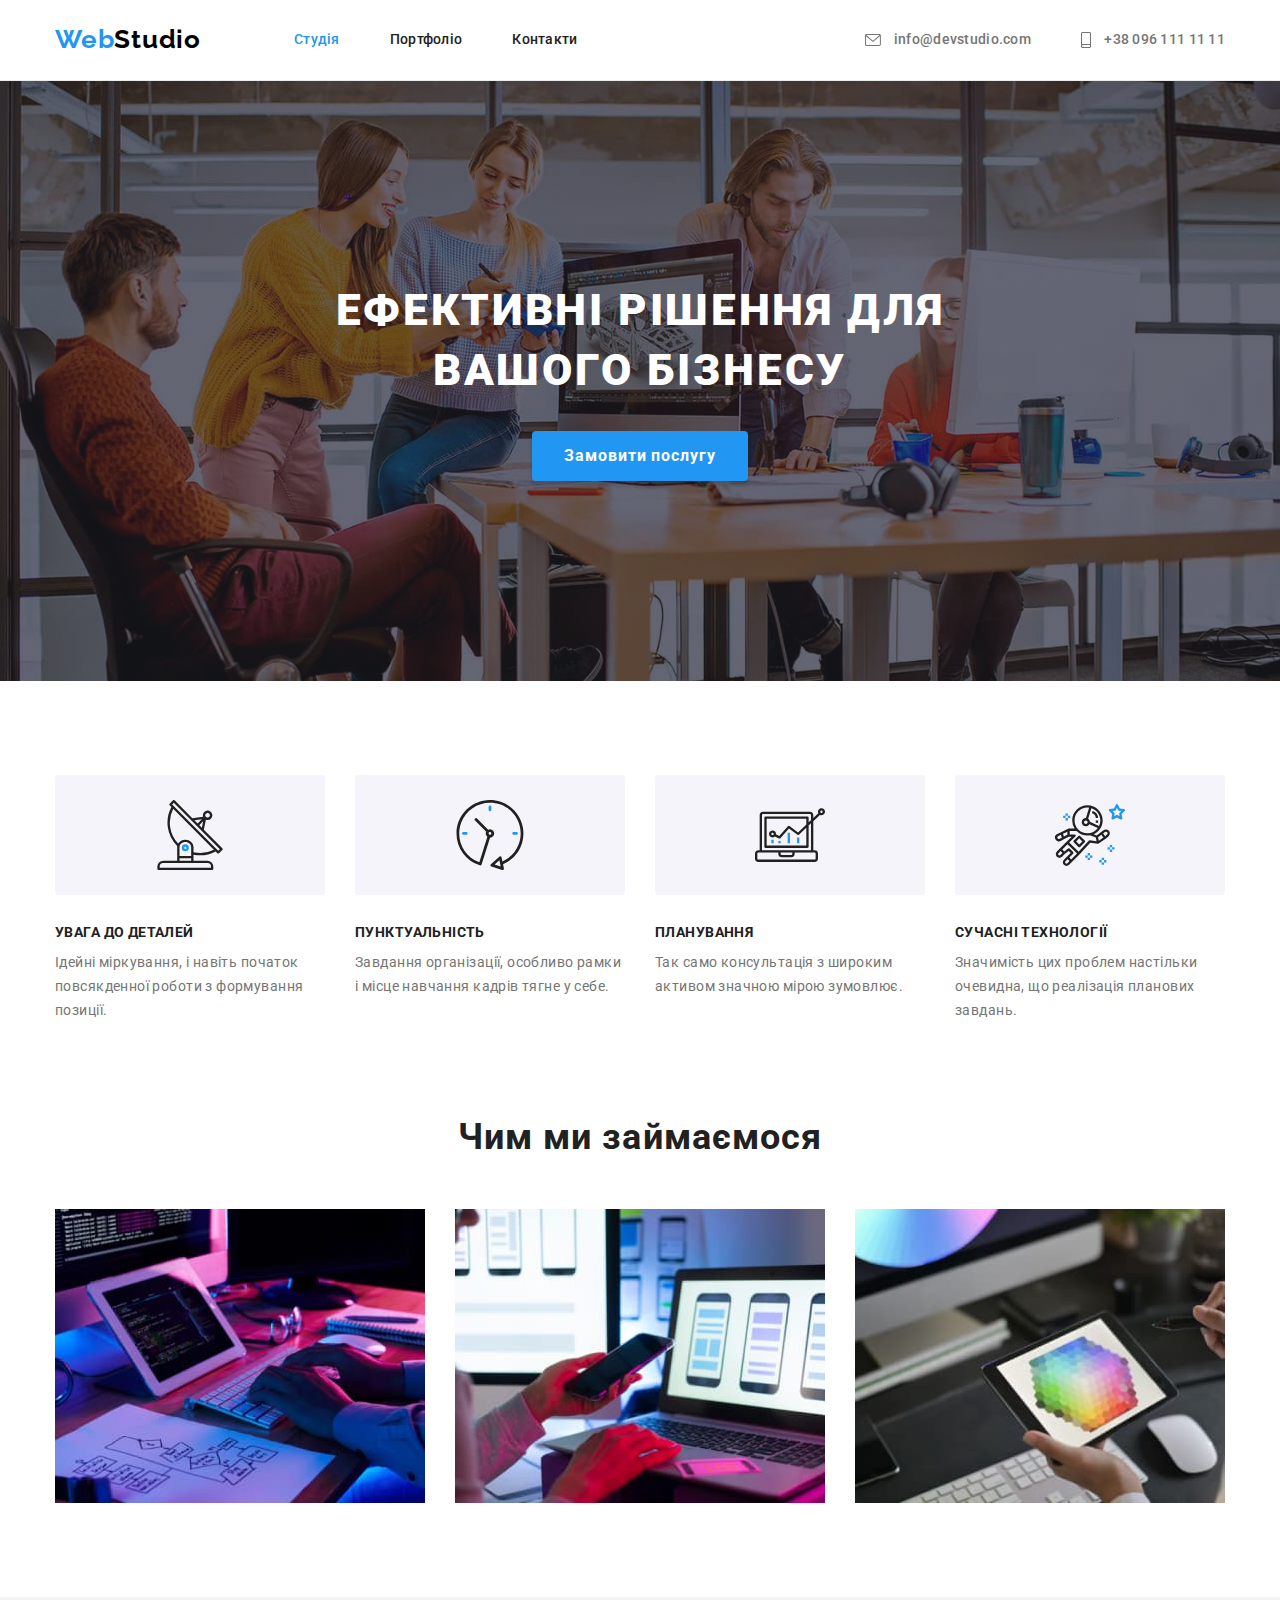
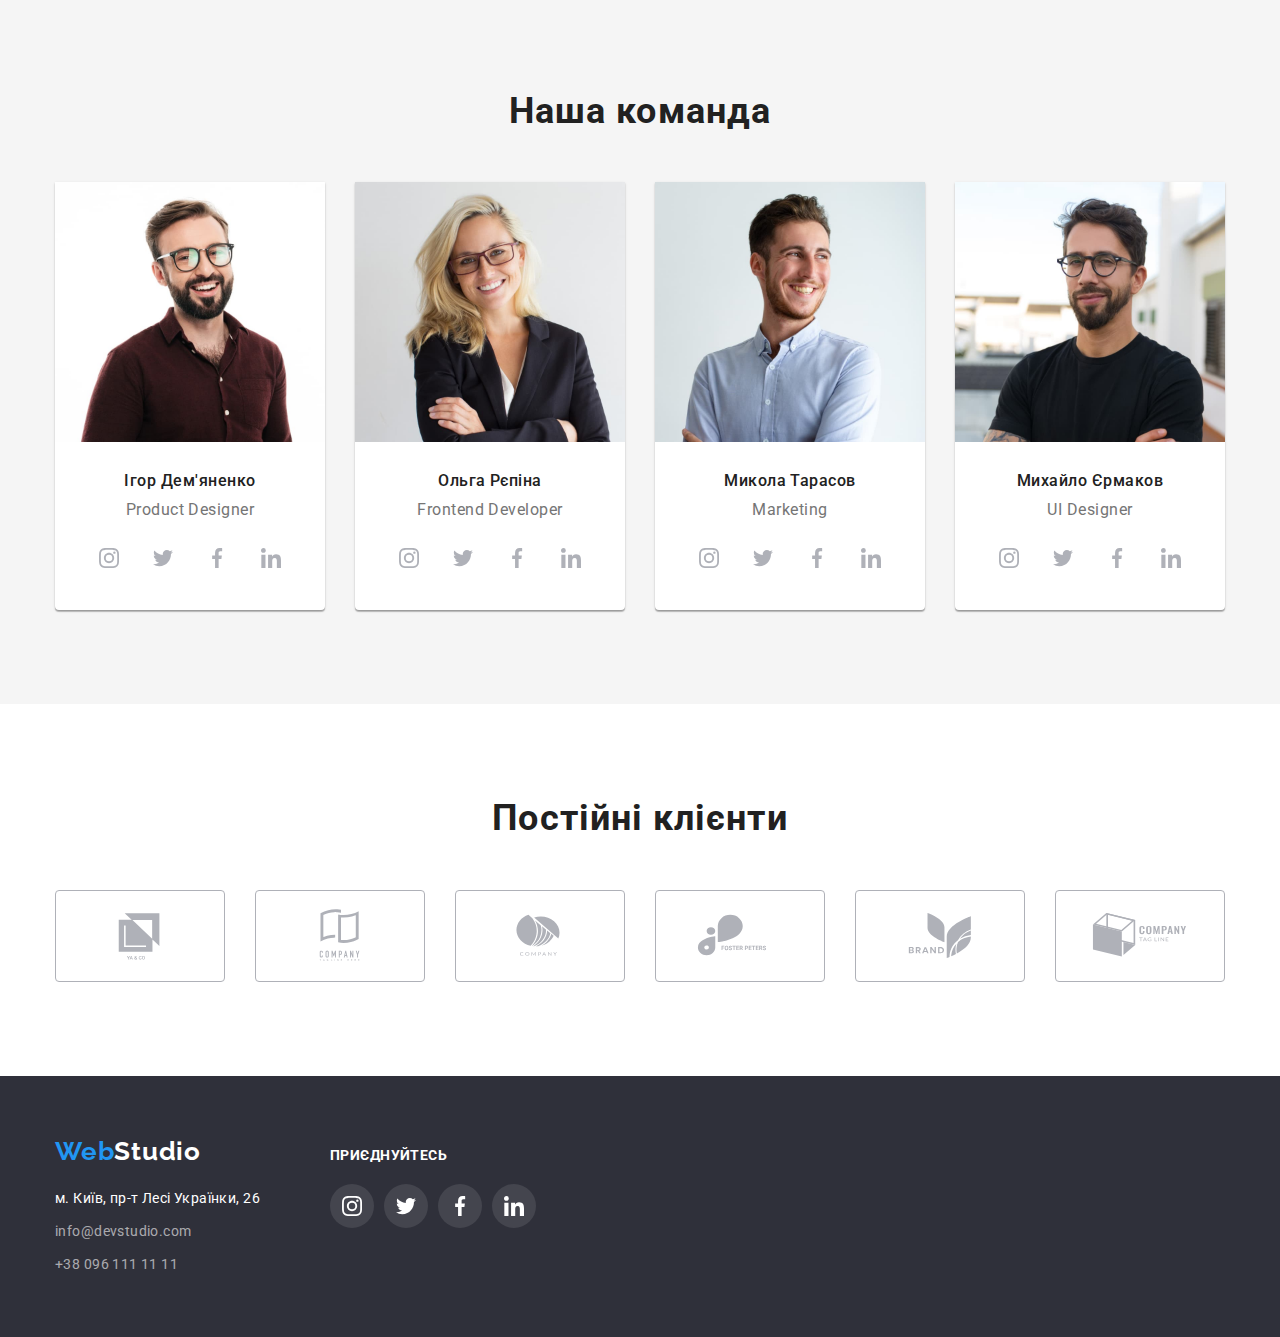
<file: index.html>
<!DOCTYPE html>
<html lang="uk">
<head>
<meta charset="UTF-8" />
<meta http-equiv="X-UA-Compatible" content="IE=edge" />
<meta name="viewport" content="width=device-width, initial-scale=1.0" />
<title>Студія</title>
<link rel="preconnect" href="https://fonts.googleapis.com" />
<link rel="preconnect" href="https://fonts.gstatic.com" crossorigin />
<link href="https://fonts.googleapis.com/css2?family=Raleway:wght@700&family=Roboto:wght@400;500;700;900&display=swap"
    rel="stylesheet" />
<link rel="stylesheet" href="https://cdn.jsdelivr.net/npm/modern-normalize@1.1.0/modern-normalize.min.css" />
    <link rel="stylesheet" href="./css/styles.css"/>
</head>

<body>
    <header class="page-header">
    <div class="container page-header-container">
        <nav class="page-nav">
            <a class="logo logo-header" href="/">Web<span class="logo-beginning">Studio</span> </a>
            <ul class="list-nav">
                <li class="nav-item">
                    <a href="./index.html" class="list-nav-item item current">Студія</a>
                </li>
                <li class="nav-item">
                    <a href="./portfolio.html" class="list-nav-item item">Портфоліо</a>
                </li>
                <li class="nav-item">
                    <a href="" class="list-nav-item item">Контакти</a>
                </li>
            </ul>
        </nav>
            <ul class="list-contacts list">
                <li class="nav-item">
                    <a href="mailto:info@devstudio.com" class="list-contacts-item item">
                        <svg class="icon-contacts" width="16" height="12">
                            <use href="./images-01/icons.svg#icon-mail"></use>
                        </svg>
                        info@devstudio.com</a>
                </li>
                <li class="nav-item">
                    <a href="tel:+380961111111" class="list-contacts-item item">
                        <svg class="icon-contacts" width="10" height="16">
                            <use href="./images-01/icons.svg#icon-smartphone"></use>
                        </svg>
                        +38 096 111 11 11
                    </a>
                </li>
            </ul>
        </div>
    </header>
    <main id="Студія">
        <section class="hero">
            <div class="conteiner">
                <h1 class="hero-title">Ефективні рішення для вашого бізнесу</h1>
                <button type="button" class="hero-btn">Замовити послугу</button>
            </div>
        </section>
        <section class="section">
            <div class="container advantage">
                <h2 class="visually-hidden">Наші особливості</h2>
                <ul class="advantages-list">
                    <li class="advantage-item">
                        <div class="bcg-icon-advantage">
                            <svg class="icon-advantage" width="70" height="70">
                                <use href="./images-01/icons.svg#icon-antenna"></use>
                            </svg>
                        </div>
                        <h3 class="advantage-title">Увага до деталей</h3>
                        <p class="advantage-text">
                            Ідейні міркування, і навіть початок повсякденної роботи з
                            формування позиції.
                        </p>
                    </li>
                    <li class="advantage-item">
                        <div class="bcg-icon-advantage">
                            <svg class="icon-advantage" width="70" height="70">
                                <use href="./images-01/icons.svg#icon-clock"></use>
                            </svg>
                        </div>
                        <h3 class="advantage-title">Пунктуальність</h3>
                        <p class="advantage-text">
                            Завдання організації, особливо рамки і місце навчання кадрів
                            тягне у себе.
                        </p>
                    </li>
                    <li class="advantage-item">
                        <div class="bcg-icon-advantage">
                            <svg class="icon-advantage" width="70" height="70">
                                <use href="./images-01/icons.svg#icon-diagram"></use>
                            </svg>
                        </div>
                        <h3 class="advantage-title">Планування</h3>
                        <p class="advantage-text">
                            Так само консультація з широким активом значною мірою зумовлює.
                        </p>
                    </li>
                    <li class="advantage-item">
                        <div class="bcg-icon-advantage">
                            <svg class="icon-advantage" width="70" height="70">
                                <use href="./images-01/icons.svg#icon-astronaut"></use>
                            </svg>
                        </div>
                        <h3 class="advantage-title">Сучасні технології</h3>
                        <p class="advantage-text">
                            Значимість цих проблем настільки очевидна, що реалізація
                            планових завдань.
                        </p>
                    </li>
                </ul>
            </div>
        </section>
    
        <section class="section creation">
            <div class="container">
                <h2 class="title">Чим ми займаємося</h2>
                <ul class="creation-list">
                    <li class="creation-list-item">
                        <img src="./images-01/sec-1-1.jpg" alt="Створення десктопних програм" width="370" height="294"
                        class=""></li>
                <li class="creation-list-item">
                    <img src="./images-01/sec-1-2.jpg" alt="Створення мобільних програм" width="370" height="294"
                        class=""></li>
                <li class="creation-list-item">
                    <img src="./images-01/sec-1-3.jpg" alt="Створення дизайнерських рішень" width="370" height="294"
                        class=""></li>
                
                </ul>
            </div>
        </section>
    
        <section class="section team">
            <div class="container">
                <h2 class="title">Наша команда</h2>
                <ul class="team-list">
                <li class="team-list-item">
                    <img src="./images-01/img(5)(1).jpg" alt="" width="270" height="260" />
                    <div class="team-info">
                    <h3 class="team-worker">Ігор Дем'яненко</h3>
                    <p lang="en" class="team-jobs">Product Designer</p>
                    <ul class="team-social-list">
                        <li class="social-list-item">
                            <a lang="en" href="" class="social-list-link">
                                <svg aria-label="icon-instagram" class="social-list-icon" width="20" height="20">
                                    <use href="./images-01/icons.svg#icon-instagram"></use>
                                </svg>
                            </a>
                        </li>
                        <li class="social-list-item">
                            <a lang="en" href="" class="social-list-link">
                                <svg aria-label="icon-twitter" class="social-list-icon" width="20" height="20">
                                    <use href="./images-01/icons.svg#icon-twitter"></use>
                                </svg>
                            </a>
                        </li>
                        <li class="social-list-item">
                            <a lang="en" href="" class="social-list-link">
                                <svg aria-label="icon-facebook" class="social-list-icon" width="20" height="20">
                                    <use href="./images-01/icons.svg#icon-facebook"></use>
                                </svg>
                            </a>
                        </li>
                        <li class="social-list-item">
                            <a lang="en" href="" class="social-list-link">
                                <svg aria-label="icon-linkedin" class="social-list-icon" width="20" height="20">
                                    <use href="./images-01/icons.svg#icon-linkedin"></use>
                                </svg>
                            </a>
                        </li>
                    </ul>
                    </div>
                </il>
                <li class="team-list-item">
                    <img src="./images-01/img(6)(1).jpg" alt="" width="270" height="260" />
                    <div class="team-info">
                    <h3 class="team-worker">Ольга Рєпіна</h3>
                    <p lang="en" class="team-jobs">Frontend Developer</p>
                    <ul class="team-social-list">
                        <li class="social-list-item">
                            <a lang="en" href="" class="social-list-link">
                                <svg aria-label="icon-instagram" class="social-list-icon" width="20" height="20">
                                    <use href="./images-01/icons.svg#icon-instagram"></use>
                                </svg>
                            </a>
                        </li>
                        <li class="social-list-item">
                            <a lang="en" href="" class="social-list-link">
                                <svg aria-label="icon-twitter" class="social-list-icon" width="20" height="20">
                                    <use href="./images-01/icons.svg#icon-twitter"></use>
                                </svg>
                            </a>
                        </li>
                        <li class="social-list-item">
                            <a lang="en" href="" class="social-list-link">
                                <svg aria-label="icon-facebook" class="social-list-icon" width="20" height="20">
                                    <use href="./images-01/icons.svg#icon-facebook"></use>
                                </svg>
                            </a>
                        </li>
                        <li class="social-list-item">
                            <a lang="en" href="" class="social-list-link">
                                <svg aria-label="icon-linkedin" class="social-list-icon" width="20" height="20">
                                    <use href="./images-01/icons.svg#icon-linkedin"></use>
                                </svg>
                            </a>
                        </li>
                    </ul>
                    </div>
                </il>
                <li class="team-list-item">
                    <img src="./images-01/img(7)(1).jpg" alt="" width="270" height="260" />
                    <div class="team-info">
                    <h3 class="team-worker">Микола Тарасов</h3>
                    <p lang="en" class="team-jobs">Marketing</p>
                    <ul class="team-social-list">
                        <li class="social-list-item">
                            <a lang="en" href="" class="social-list-link">
                                <svg aria-label="icon-instagram" class="social-list-icon" width="20" height="20">
                                    <use href="./images-01/icons.svg#icon-instagram"></use>
                                </svg>
                            </a>
                        </li>
                        <li class="social-list-item">
                            <a lang="en" href="" class="social-list-link">
                                <svg aria-label="icon-twitter" class="social-list-icon" width="20" height="20">
                                    <use href="./images-01/icons.svg#icon-twitter"></use>
                                </svg>
                            </a>
                        </li>
                        <li class="social-list-item">
                            <a lang="en" href="" class="social-list-link">
                                <svg aria-label="icon-facebook" class="social-list-icon" width="20" height="20">
                                    <use href="./images-01/icons.svg#icon-facebook"></use>
                                </svg>
                            </a>
                        </li>
                        <li class="social-list-item">
                            <a lang="en" href="" class="social-list-link">
                                <svg aria-label="icon-linkedin" class="social-list-icon" width="20" height="20">
                                    <use href="./images-01/icons.svg#icon-linkedin"></use>
                                </svg>
                            </a>
                        </li>
                    </ul>
                    </div>
                </il>
                <li class="team-list-item">
                    <img src="./images-01/img(8)(1).jpg" alt="" width="270" height="260" />
                    <div class="team-info">
                    <h3 class="team-worker">Михайло Єрмаков</h3>
                    <p lang="en" class="team-jobs">UI Designer</p>
                    <ul class="team-social-list">
                        <li class="social-list-item">
                            <a lang="en" href="" class="social-list-link">
                                <svg aria-label="icon-instagram" class="social-list-icon" width="20" height="20">
                                    <use href="./images-01/icons.svg#icon-instagram"></use>
                                </svg>
                            </a>
                        </li>
                        <li class="social-list-item">
                            <a lang="en" href="" class="social-list-link">
                                <svg aria-label="icon-twitter" class="social-list-icon" width="20" height="20">
                                    <use href="./images-01/icons.svg#icon-twitter"></use>
                                </svg>
                            </a>
                        </li>
                        <li class="social-list-item">
                            <a lang="en" href="" class="social-list-link">
                                <svg aria-label="icon-facebook" class="social-list-icon" width="20" height="20">
                                    <use href="./images-01/icons.svg#icon-facebook"></use>
                                </svg>
                            </a>
                        </li>
                        <li class="social-list-item">
                            <a lang="en" href="" class="social-list-link">
                                <svg aria-label="icon-linkedin" class="social-list-icon" width="20" height="20">
                                    <use href="./images-01/icons.svg#icon-linkedin"></use>
                                </svg>
                            </a>
                        </li>
                    </ul>
                    </div>
                </il>
            </ul>
            </div>
        </section>
        <section class="section customers">
            <div class="container">
                <h2 class="title">Постійні клієнти</h2>
                <ul class="customers-list">
                    <li class="customers-list-item">
                        <a class="customers-link" href="">
                            <svg class="icon-customers" width="106" height="60">
                                <use href="./images-01/icons.svg#icon-first-company"></use>
                            </svg>
                        </a>
                    </li>
                    <li class="customers-list-item">
                        <a class="customers-link" href="">
                            <svg class="icon-customers" width="106" height="60">
                                <use href="./images-01/icons.svg#icon-second-company"></use>
                            </svg>
                        </a>
                    </li>
                    <li class="customers-list-item">
                        <a class="customers-link" href="">
                            <svg class="icon-customers" width="106" height="60">
                                <use href="./images-01/icons.svg#icon-third-company"></use>
                            </svg>
                        </a>
                    </li>
                    <li class="customers-list-item">
                        <a class="customers-link" href="">
                            <svg class="icon-customers" width="106" height="60">
                                <use href="./images-01/icons.svg#icon-fourth-company"></use>
                            </svg>
                        </a>
                    </li>
                    <li class="customers-list-item">
                        <a class="customers-link" href="">
                            <svg class="icon-customers" width="106" height="60">
                                <use href="./images-01/icons.svg#icon-fifth-company"></use>
                            </svg>
                        </a>
                    </li>
                    <li class="customers-list-item">
                        <a class="customers-link" href="">
                            <svg class="icon-customers" width="106" height="60">
                                <use href="./images-01/icons.svg#icon-sixth-company"></use>
                            </svg>
                        </a>
                    </li>
                </ul>
            </div>
        </section>
    </main>
    <footer class="end">
        <div class="container footer">
            <address class="footer-address">
                <a class="logo logo-footer" href="./index.html">Web<span class="logo-end">Studio</span>
                </a>
                <ul class="end-list">
                    <li class="end-item">
                    <a href="https://goo.gl/maps/i76kAnxAng7i5AZp6" target="_blank" rel="noopener noreferrer nofollow"
                        class="end-list-item  item maps">м. Київ, пр-т Лесі Українки, 26</a>
                </li>
                <li class="end-item">
                    <a href="mailto:info@devstudio.com" class="end-list-item item">info@devstudio.com</a>
                </li>
                <li class="end-item">
                    <a href="tel:+380961111111" class="end-list-item item">+38 096 111 11 11</a>
                </li>
            </ul>
        </address>
        <div class="footer-social">
            <p class="footer-text-social">приєднуйтесь</p>
            <ul class="footer-social-list">
                <li class="footer-social-list-item">
                    <a lang="en" href="" class=" social-list-link footer-social-list-link">
                        <svg aria-label="icon-instagram" class="footer-social-list-icon" width="20" height="20">
                            <use href="./images-01/icons.svg#icon-instagram"></use>
                        </svg>
                    </a>
                </li>
                <li class="footer-social-list-item">
                    <a lang="en" href="" class="social-list-link footer-social-list-link">
                        <svg aria-label="icon-twitter" class="footer-social-list-icon" width="20" height="20">
                            <use href="./images-01/icons.svg#icon-twitter"></use>
                        </svg>
                    </a>
                </li>
                <li class="footer-social-list-item">
                    <a lang="en" href="" class="social-list-link footer-social-list-link">
                        <svg aria-label="icon-facebook" class="footer-social-list-icon" width="20" height="20">
                            <use href="./images-01/icons.svg#icon-facebook"></use>
                        </svg>
                    </a>
                </li>
                <li class="footer-social-list-item">
                    <a lang="en" href="" class="social-list-link footer-social-list-link">
                        <svg aria-label="icon-linkedin" class="footer-social-list-icon" width="20" height="20">
                            <use href="./images-01/icons.svg#icon-linkedin"></use>
                        </svg>
                    </a>
                </li>
            </ul>
        </div>
        </div>
    </footer>
    
    </body>
    
    </html>
</file>
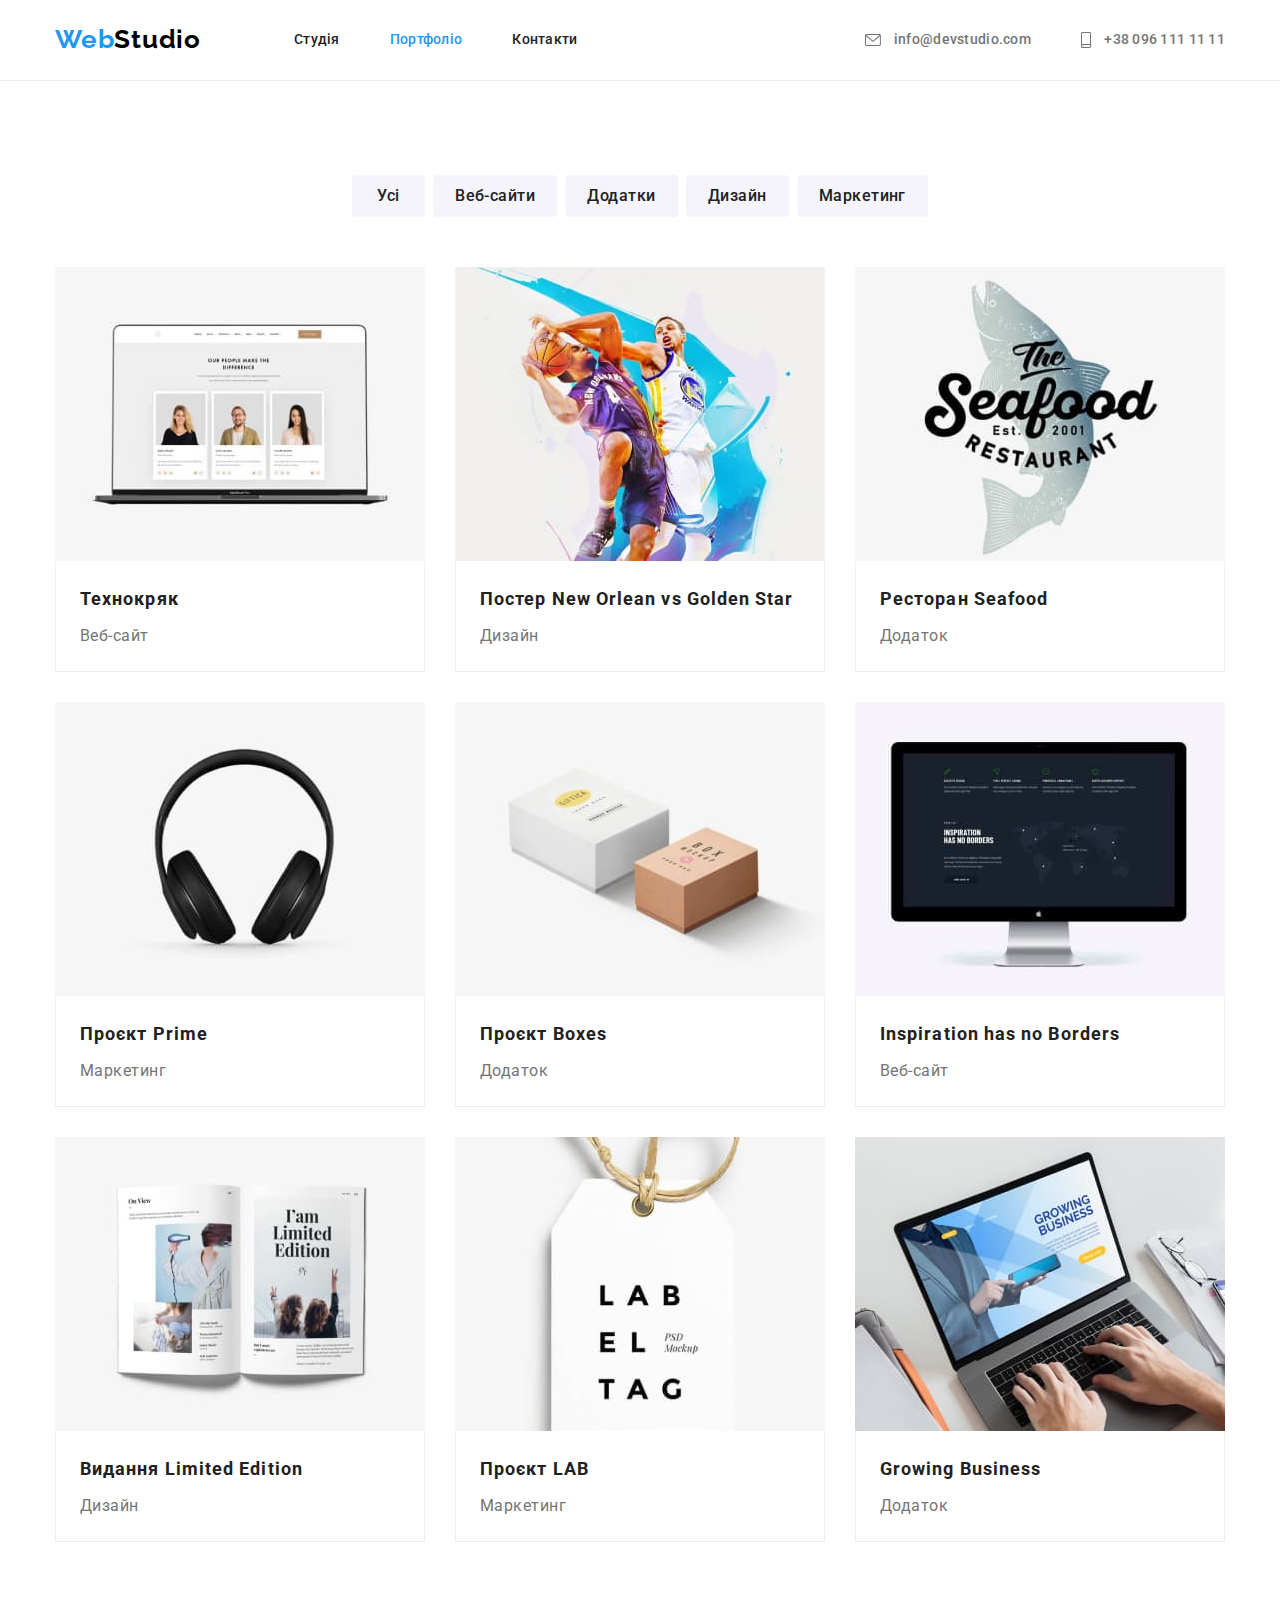
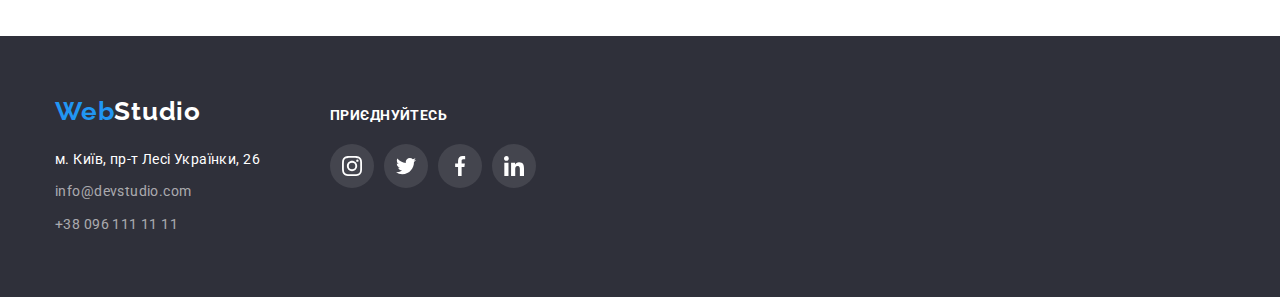
<file: portfolio.html>
<!DOCTYPE html>
<html lang="uk">
<head>
    <meta charset="UTF-8" />
    <meta http-equiv="X-UA-Compatible" content="IE=edge" />
    <meta name="viewport" content="width=device-width, initial-scale=1.0" />
    <title>Портфоліо</title>
    <link rel="preconnect" href="https://fonts.googleapis.com" />
    <link rel="preconnect" href="https://fonts.gstatic.com" crossorigin />
    <link href="https://fonts.googleapis.com/css2?family=Raleway:wght@700&family=Roboto:wght@400;500;700;900&display=swap"
        rel="stylesheet" />
    <link rel="stylesheet" href="https://cdn.jsdelivr.net/npm/modern-normalize@1.1.0/modern-normalize.min.css" />
    <link rel="stylesheet" href="./css/styles.css" />
</head>

<body>
    <header class="page-header">
        <div class="container page-header-container">
            <nav class="page-nav">
                <a class="logo logo-header" href="./index.html">Web<span class="logo-beginning">Studio</span></a>
            <ul class="list-nav list">
                <li class="nav-item">
                    <a href="./index.html" class="list-nav-item item">Студія</a>
                </li>
                <li class="nav-item">
                    <a href="./portfolio.html" class="list-nav-item item current">Портфоліо</a>
                </li>
                <li class="nav-item">
                    <a href="" class="list-nav-item item">Контакти</a>
                </li>
            </ul>
        </nav>
        <ul class="list-contacts list">
            <li class="nav-item">
                <a href="mailto:info@devstudio.com" class="list-contacts-item item">
                    <svg class="icon-contacts" width="16" height="12">
                        <use href="./images-01/icons.svg#icon-mail"></use>
                    </svg>
                    info@devstudio.com</a>
            </li>
            <li class="nav-item">
                <a href="tel:+380961111111" class="list-contacts-item item">
                    <svg class="icon-contacts" width="10" height="16">
                        <use href="./images-01/icons.svg#icon-smartphone"></use>
                    </svg>
                    +38 096 111 11 11
                </a>
            </li>
        </ul>
        </div>
    </header>
    <main>
        <section class="section">
            <div class="container">
                <h1 class="visually-hidden">Портфоліо</h1>
                <ul class="filter list">
                <li><button type="button" class="filter-btn">Усі</button></li>
                <li><button type="button" class="filter-btn">Веб-сайти</button></li>
                <li><button type="button" class="filter-btn">Додатки</button></li>
                <li><button type="button" class="filter-btn">Дизайн</button></li>
                <li><button type="button" class="filter-btn">Маркетинг</button></li>
            </ul>

            <ul class="project-list list">
                <li class="project-item">
                    <a class="project-card item" href="">
                    <img src="./images-02/21.jpg" alt="Ноут" width="370" height="294" top="262" left="215">
                    <div class="card">
                        <h2 class="project-title">Технокряк</h2>
                        <p class="project-text">Веб-сайт</p>
                    </div>
                    </a>
                </li>
                <li class="project-item">
                    <a class="project-card item" href="">
                    <img src="./images-02/22.jpg" alt="Баскетболісти" width="370" height="294" top="262" left="615">
                    <div class="card">
                        <h2 class="project-title">Постер New Orlean vs Golden Star</h2>
                        <p class="project-text">Дизайн</p>
                    </div>
                    </a>
                    </li>
                </li>
                <li class="project-item">
                    <a class="project-card item" href="">
                    <img src="./images-02/23.jpg" alt="Логотип ресторану" width="370" height="294" top="262" left="1015">
                    <div class="card">
                        <h2 class="project-title">Ресторан Seafood</h2>
                        <p class="project-text">Додаток</p>
                    </div>
                    </a>
                    </li>
                </li>
                <li class="project-item">
                    <a class="project-card item" href="">
                    <img src="./images-02/24.jpg" alt="Навушники" width="370" height="294" top="696" left="215">
                    <div class="card">
                        <h2 class="project-title">Проєкт Prime</h2>
                        <p class="project-text">Маркетинг</p>
                    </div>
                    </a>
                    </li>
                </li>
                <li class="project-item">
                    <a class="project-card item" href="">
                    <img src="./images-02/25.jpg" alt="Дві коробки" width="370" height="294" top="696" left="615">
                    <div class="card">
                        <h2 class="project-title">Проєкт Boxes</h2>
                        <p class="project-text">Додаток</p>
                    </div>
                    </a>
                    </li>
                </li>
                <li class="project-item">
                    <a class="project-card item" href="">
                    <img src="./images-02/26.jpg" alt="Монітор ПК" width="370" height="294" top="696" left="1015">
                    <div class="card">
                        <h2 class="project-title">Inspiration has no Borders</h2>
                        <p class="project-text">Веб-сайт</p>
                    </div>
                    </a>
                    </li>
                </li>
                <li class="project-item">
                    <a class="project-card item" href="">
                    <img src="./images-02/27.jpg" alt="Журнал" width="370" height="294" top="1130" left="215">
                    <div class="card">
                        <h2 class="project-title">Видання Limited Edition</h2>
                        <p class="project-text">Дизайн</p>
                    </div>
                    </a>
                    </li>
                </li>
                <li class="project-item">
                    <a class="project-card item" href="">
                    <img src="./images-02/28.jpg" alt="Етикетка" width="370" height="294" top="1130" left="615">
                    <div class="card">
                        <h2 class="project-title">Проєкт LAB</h2>
                        <p class="project-text">Маркетинг</p>
                    </div>
                    </a>
                    </li>
                </li>
                <li class="project-item">
                    <a class="project-card item" href="">
                    <img src="./images-02/29.jpg" alt="Ноутбук" width="370" height="294" top="1130" left="1015">
                    <div class="card">
                        <h2 class="project-title">Growing Business</h2>
                        <p class="project-text">Додаток</p>
                    </div>
                    </a>
                    </li>
                </li>
            </ul>
            </div>
        </section>
    </main>
    <footer class="end">
    
        <div class="container footer">
            <address class="footer-address">
                <a class="logo logo-footer" href="./index.html">Web<span class="logo-end">Studio</span></a>
            <ul class="end-list list">
                <li class="end-item">
                    <a href="https://goo.gl/maps/i76kAnxAng7i5AZp6" target="_blank" rel="noopener noreferrer nofollow"
                        class="end-list-item item maps">м. Київ, пр-т Лесі Українки, 26</a>
                </li>
                <li class="end-item">
                    <a href="mailto:info@devstudio.com" class="end-list-item item">info@devstudio.com</a>
                </li>
                <li class="end-item">
                    <a href="tel:+380961111111" class="end-list-item item">+38 096 111 11 11</a>
                </li>
            </ul>
        </address>
        <div class="footer-social">
            <p class="footer-text-social">приєднуйтесь</p>
            <ul class="footer-social-list">
                <li class="footer-social-list-item">
                    <a lang="en" href="" class=" social-list-link footer-social-list-link">
                        <svg aria-label="icon-instagram" class="footer-social-list-icon" width="20" height="20">
                            <use href="./images-01/icons.svg#icon-instagram"></use>
                        </svg>
                    </a>
                </li>
                <li class="footer-social-list-item">
                    <a lang="en" href="" class="social-list-link footer-social-list-link">
                        <svg aria-label="icon-twitter" class="footer-social-list-icon" width="20" height="20">
                            <use href="./images-01/icons.svg#icon-twitter"></use>
                        </svg>
                    </a>
                </li>
                <li class="footer-social-list-item">
                    <a lang="en" href="" class="social-list-link footer-social-list-link">
                        <svg aria-label="icon-facebook" class="footer-social-list-icon" width="20" height="20">
                            <use href="./images-01/icons.svg#icon-facebook"></use>
                        </svg>
                    </a>
                </li>
                <li class="footer-social-list-item">
                    <a lang="en" href="" class="social-list-link footer-social-list-link">
                        <svg aria-label="icon-linkedin" class="footer-social-list-icon" width="20" height="20">
                            <use href="./images-01/icons.svg#icon-linkedin"></use>
                        </svg>
                    </a>
                </li>
            </ul>
        </div>
        </div>
    </footer>
</body>

</html>
</file>
<file: css/styles.css>
:root {
    --accent-color: #2196F3;
    --primari-text-color-teme-dark: #ffffff;
    --secondary-text-color-teme-dark: rgba(255, 255, 255, 0.6);
    --primari-text-color-teme-light: #757575;
    --secondary-text-color-teme-light: #212121;
    --fon-teme-dark: #2F303A;
    --fon-teme-light: #F5F5F5;
    --color-logo-header: #000;
    --color-logo-footer: #fff;
    --color-btn-active: #188CE8;
    --color-btn: #F5F4FA;
    --color-boody: #ffffff;
    --color-solid: #ECECEC;

}

h1,
h2,
h3,
p {
    margin-top: 0;
    margin-bottom: 0;
}

ul {
    margin-top: 0;
    margin-bottom: 0;
    padding-left: 0;
    list-style: none;
}

img {
    display: block;
    min-width: 100%;
    height: auto;
}


body {
    font-family: 'Roboto', sans-serif;
        background-color: var(--color-boody);
        color: var(--primari-text-color-teme-light);
        font-weight: var(--normal-font-weding);
}
        .container {
            width: 1200px;
            margin-left: auto;
            margin-right: auto;
            padding-left: 15px;
            padding-right: 15px;
        }

/* HEADER */


.page-header {
        border-bottom: 1px solid #ECECEC;
    }

.logo {
    font-family: 'Raleway', sans-serif;
    font-weight: 700;
    font-size: 26px;
    line-height: 1.2;
    letter-spacing: 0.03em;
    color: var(--accent-color);
    text-decoration: none;

}

.logo-header {
    margin-right: 93px;
}

.logo-beginning {
    color: var(--color-logo-header);
}

.item {
    text-decoration: none;
}
.logo-header,
.list-nav-item,
.list-contacts-item {
    padding-top: 24px;
    padding-bottom: 25px;
}

.page-nav,
.page-header-container,
.list-nav,
.list-contacts {
    display: flex;
    align-items: center;
}

.page-header-container,
.list-nav,
.list-contacts {
    column-gap: 50px;
}

.icon-contacts {
    margin-right: 10px;
    fill: currentColor;
    vertical-align: middle;
}

.list-contacts {
    margin-left: auto;
}

.list-nav,
.list-contacts {
    font-weight: 500;
    font-size: 14px;
    line-height: 1.14;
    letter-spacing: 0.02em;
}

.list-nav-item {
    color: var(--secondary-text-color-teme-light);
}

.list-contacts-item {
    color: var(--primari-text-color-teme-light);
}

.list-nav-item:hover,
.list-nav-item:focus {
    color: var(--accent-color);
}

.list-contacts-item:hover,
.list-contacts-item:focus {
    color: var(--accent-color);

}

.list-nav .item.current {
    color: var(--accent-color);
}

/* HERO */
.hero {
    max-width: 1600px;
    height: 600px;
    margin-left: auto;
    margin-right: auto;
    padding-top: 200px;
    padding-bottom: 200px;
    background-color: #C4C4C4;
    text-align: center;
    background-image: linear-gradient(rgba(47, 48, 58, 0.4), rgba(47, 48, 58, 0.4)), url(../images-01/hero.jpg);
    background-repeat: no-repeat;
    background-position: center;
    background-size: cover;
}

.hero-title {
    margin-bottom: 30px;
    width: 700px;
    margin-left: auto;
    margin-right: auto;


    font-weight: 900;
    font-size: 44px;
    line-height: 1.36;
    letter-spacing: 0.06em;
    text-transform: uppercase;
    color: var(--primari-text-color-teme-dark);
}

.title {
    text-align: center;
    margin-bottom: 50px;
    font-weight: 700;
    font-size: 36px;
    line-height: 1.16;
    letter-spacing: 0.03em;
    color: var(--secondary-text-color-teme-light);
}

.hero-btn {
    padding-top: 10px;
    padding-bottom: 10px;
    padding-left: 32px;
    padding-right: 32px;


    font-weight: 700;
    font-size: 16px;
    line-height: 1.87;
    letter-spacing: 0.06em;
    cursor: pointer;
    background-color: var(--accent-color);
    color: var(--primari-text-color-teme-dark);
    border: 0;
    box-shadow: 0px 4px 4px rgba(0, 0, 0, 0.15);
    border-radius: 4px;
    border-color: transparent;


}

.hero-btn:hover,
.hero-btn:focus {
    background-color: var(--color-btn-active);
}

/*ADVANTAGES*/
.bcg-icon-advantage {
    display: flex;
    justify-content: center;
    align-items: center;
    height: 120px;
    background: #F5F4FA;
    border-radius: 4px;
    margin-bottom: 30px;
}

.icon-advantage {}

.section {
    padding-top: 94px;
    padding-bottom: 94px;
}

.advantages-list {
    display: flex;
}

.advantage-item {
    width: calc((100% - 90px) / 4);
    margin-right: 30px;
}

.advantage-item:nth-child(4n) {
    margin-right: 0;
}


.visually-hidden {
    position: absolute;
    white-space: nowrap;
    width: 1px;
    height: 1px;
    overflow: hidden;
    border: 0;
    padding: 0;
    clip: rect(0 0 0 0);
    clip-path: inset(50%);
    margin: -1px;
}

.advantage-title {
    margin-bottom: 10px;
    font-weight: 700;
    font-size: 14px;
    line-height: 1.14;
    letter-spacing: 0.03em;
    text-transform: uppercase;
    color: var(--secondary-text-color-teme-light);

}

.advantage-text {
    font-size: 14px;
    line-height: 1.71;
    letter-spacing: 0.03em;
}

/* CREATION */
.creation {
    padding-top: 0;
}

.creation-list {
    display: flex;
}

.creation-list-item {
    width: calc((100% - 60px) / 3);
    margin-right: 30px;
}

.creation-list-item:nth-child(3n) {
    margin-right: 0;
}


/* TEAM */
.team {
    text-align: center;
    background: #F5F5F5;

}

.team-list {
    display: flex;
    /* gap: 30px; */
}

.team-list-item {
    width: calc((100% - 90px) / 4);
    margin-right: 30px;
    background: #ffffff;
    box-shadow: 
    0px 1px 3px rgba(0, 0, 0, 0.12), 
    0px 1px 1px rgba(0, 0, 0, 0.14), 
    0px 2px 1px rgba(0, 0, 0, 0.2);
    border-radius: 
    0px 0px 4px 4px;
}

.team-list-item:nth-child(4n) {
    margin-right: 0;
}

.team-worker {
    margin-bottom: 10px;
    font-weight: 500;
    font-size: 16px;
    line-height: 1.18;
    letter-spacing: 0.03em;
    color: var(--secondary-text-color-teme-light);
}

.team-jobs {
    font-size: 16px;
    line-height: 1.18;
    letter-spacing: 0.03em;
    margin-bottom: 16px;
}

.team-info {
    padding-top: 30px;
    padding-right: 30px;
    padding-left: 30px;
    padding-bottom: 30px;
}

.team-social-list,
.footer-social-list {
    display: flex;
    justify-content: center;
    column-gap: 10px;
}

.social-list-link {
    display: flex;
    align-items: center;
    justify-content: center;
    width: 44px;
    height: 44px;
    border-radius: 50%;
    background-color: #ffffff;
}

.social-list-icon {
    fill: #AFB1B8;
}

.social-list-link:hover,
.social-list-link:focus {
    background-color: var(--accent-color);
}

.social-list-link:hover .social-list-icon,
.social-list-link:focus .social-list-icon {
    fill: #ffffff;
}

/*CUSTOMERS*/

.customers-list {
    display: flex;
}

.customers-list-item {
    width: calc((100% - 150px) / 6);
    margin-right: 30px;
}

.customers-link {
    display: flex;
    justify-content: center;
    align-items: center;
    height: 92px;
    border: 1px solid #AFB1B8;
    border-radius: 4px;
}

.customers-list-item:nth-child(6n) {
    margin-right: 0;
}

.customers-list > .icon-customers {
    display: flex;
    align-self: center;
    width: 170px;
    height: 92px;
    }

.icon-customers {
    fill: #AFB1B8;
}

.customers-link {
    border: 1px solid #AFB1B8;
    border-radius: 4px;
    }

.customers-link:hover,
.customers-link:focus {
    border-color: var(--accent-color);
}

.customers-link:hover .icon-customers,
.customers-link:focus .icon-customers {
    fill: var(--accent-color);
}
/* FOOTER */
address {
    font-style: normal;
    margin-right: 70px;
}

.end {
    padding-top: 60px;
    padding-bottom: 60px;
    background-color: var(--fon-teme-dark);
}

.logo-footer {
    display: inline-block;
    margin-bottom: 20px;
}

.logo-end {
    color: var(--color-logo-footer);
}


.end-list-item {
    font-size: 14px;
    line-height: 1.71;
    letter-spacing: 0.03em;
    color: var(--secondary-text-color-teme-dark);
}

.end-item:not(:last-child) {
    margin-bottom: 9px;
}

.end-list-item:hover,
.end-list-item:focus {
    color: var(--accent-color);
}

.maps {
    color: var(--primari-text-color-teme-dark);
}

.footer-social-list-link {
    background: rgba(255, 255, 255, 0.1);
}

.footer-social-list-icon {
    fill: #ffffff;
}

.footer-text-social {
    font-weight: 700;
    font-size: 14px;
    line-height: 1.14;
    letter-spacing: 0.03em;
    text-transform: uppercase;
    color: #FFFFFF;
    margin-bottom: 20px;

}

.footer {
    display: flex;
    align-items: baseline;
}

/* PORTFOLIO */

.filter {
    margin-bottom: 50px;
    display: flex;
    justify-content: center;
    column-gap: 8px;
}

.filter-btn {
    min-width: 73px;
    padding-top: 6px;
    padding-bottom: 6px;
    padding-left: 20px;
    padding-right: 20px;
    font-weight: 500;
    font-size: 16px;
    line-height: 1.62;
    letter-spacing: 0.03em;
    cursor: pointer;
    background-color: var(--color-btn);
    color: var(--secondary-text-color-teme-light);
    border-color: transparent;
    border-radius: 4px;
}

.filter-btn:hover,
.filter-btn:focus {
    background-color: var(--accent-color);
    color: var(--primari-text-color-teme-dark);
    box-shadow: 
    0px 3px 1px rgba(0, 0, 0, 0.1), 
    0px 1px 2px rgba(0, 0, 0, 0.08), 
    0px 2px 2px rgba(0, 0, 0, 0.12);
}

.project-list {
    display: flex;
    flex-wrap: wrap;
}

.project-item {
    width: calc((100% - 60px) / 3);
    margin-right: 30px;
    margin-bottom: 30px;
}

.project-item:nth-child(3n) {
    margin-right: 0;
}

.project-item:nth-last-child(-n + 3) {
    margin-bottom: 0;
}

.card {
    padding-top: 20px;
    padding-bottom: 20px;
    padding-right: 24px;
    padding-left: 24px;
    border-bottom: 1px solid #EEEEEE;
    border-left: 1px solid #EEEEEE;
    border-right: 1px solid #EEEEEE;
}

.project-title {
    margin-bottom: 4px;
    font-weight: 700;
    font-size: 18px;
    line-height: 2;
    letter-spacing: 0.06em;
    color: var(--secondary-text-color-teme-light);
}

.project-text {
    font-size: 16px;
    line-height: 1.88;
    letter-spacing: 0.03em;
    color: #757575;
}

.project-card {
    display: block;
}

.project-card:hover,
.project-card:focus {
    box-shadow: 
    0px 1px 1px rgba(0, 0, 0, 0.12), 
    0px 4px 4px rgba(0, 0, 0, 0.06), 
    1px 4px 6px rgba(0, 0, 0, 0.16);
}



/* fon #FFFFFF  1    #FFFFFF */
/* fon #2F303A  2    #F5F5F5 */  
/* fon #F5F5F5  3    #2F303A*/
/* fon #F5F4FA  4*/
/* fon #2F303A  5*/

/* голубая кнопка и цвет #2196F3*/

/* цвет заголовков #212121*/
/* цвет тексат под заголовком  #757575*/
/* цвет емблеиы #2196F3 #FFFFFF*/
/* цвет текста в футоре и шапке местами rgba(255, 255, 255, 0.6) и белый #FFFFFF*/
</file>
